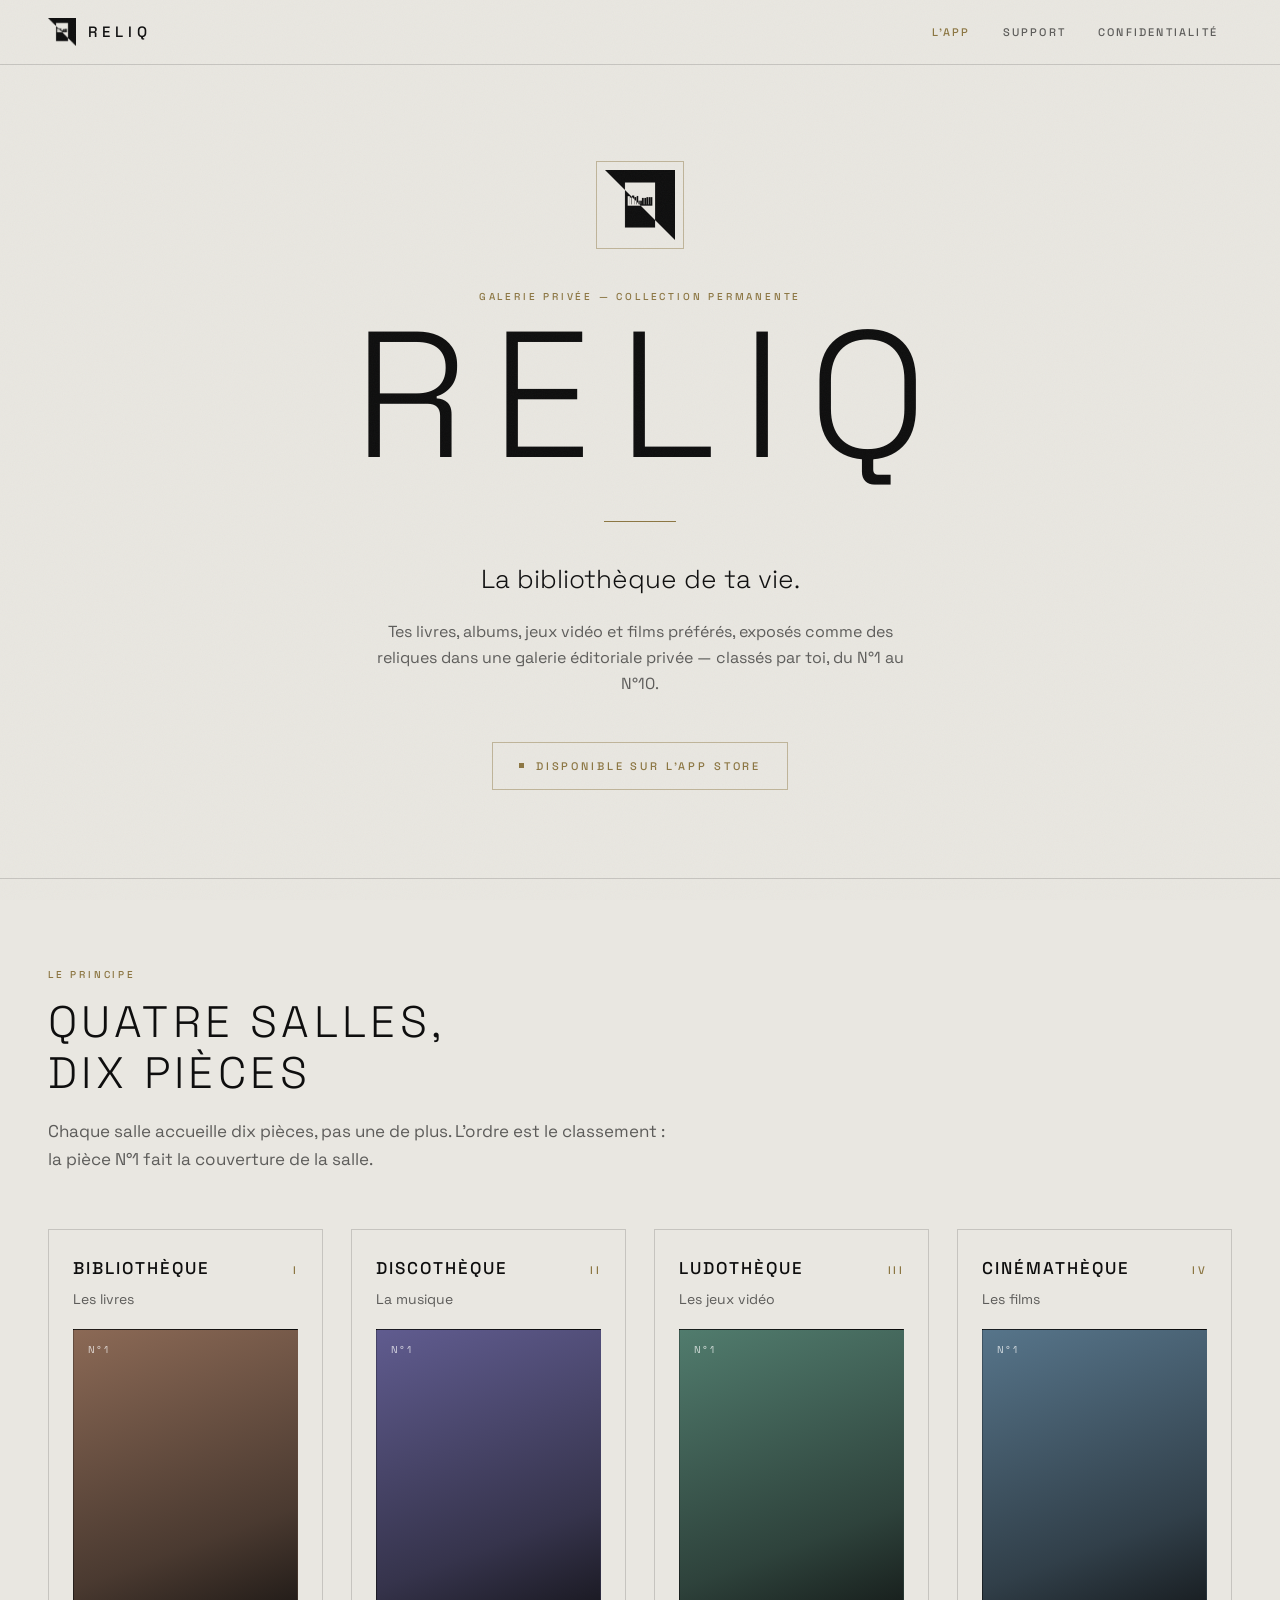
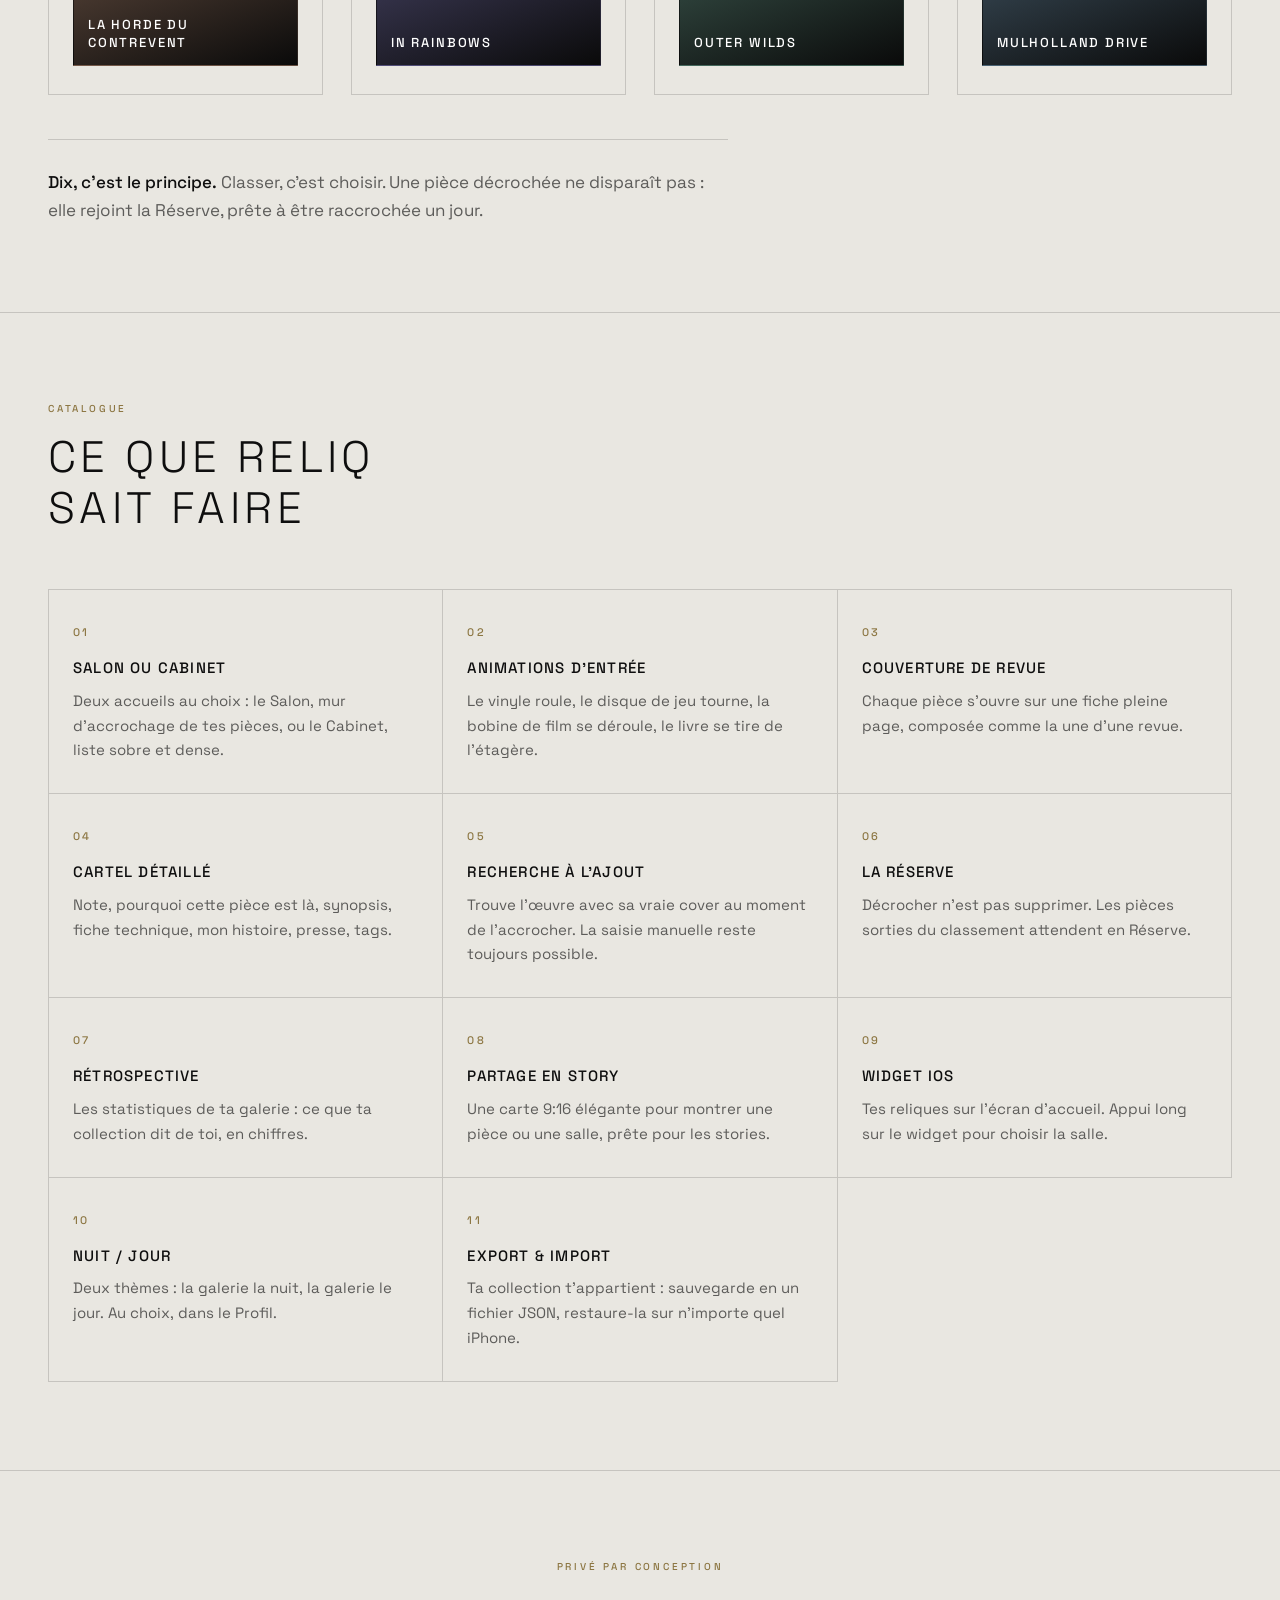
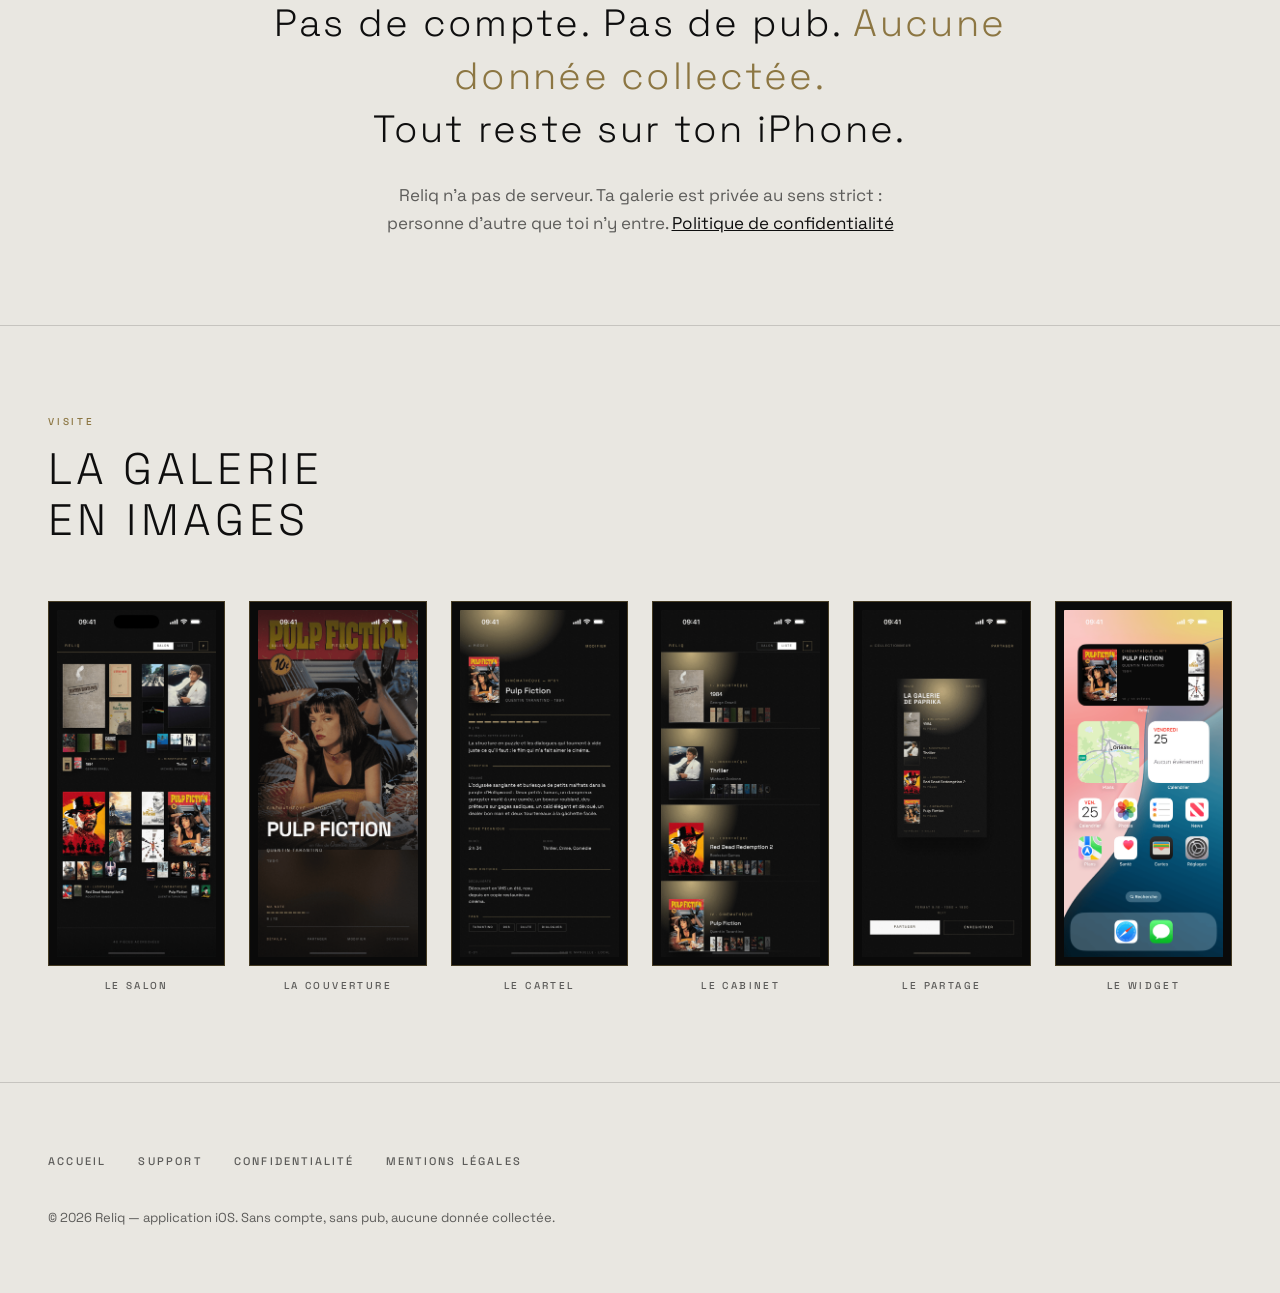
<file: index.html>
<!DOCTYPE html>
<html lang="fr">
<head>
  <meta charset="utf-8" />
  <meta name="viewport" content="width=device-width, initial-scale=1" />
  <title>Reliq — La bibliothèque de ta vie</title>
  <meta name="description" content="Reliq expose tes livres, albums, jeux vidéo et films préférés comme des reliques dans une galerie éditoriale privée, classés par toi du N°1 au N°10. App iOS, sans compte, aucune donnée collectée." />
  <link rel="canonical" href="https://reliq.studiopaprika.fr/" />
  <link rel="icon" type="image/png" sizes="64x64" href="favicon.png" />
  <link rel="apple-touch-icon" href="apple-touch-icon.png" />
  <meta name="theme-color" content="#0A0A0A" />

  <!-- Open Graph -->
  <meta property="og:type" content="website" />
  <meta property="og:title" content="Reliq — La bibliothèque de ta vie" />
  <meta property="og:description" content="Tes livres, albums, jeux et films préférés exposés comme des reliques dans une galerie privée, classés du N°1 au N°10. Sans compte, aucune donnée collectée." />
  <meta property="og:url" content="https://reliq.studiopaprika.fr/" />
  <meta property="og:image" content="https://reliq.studiopaprika.fr/img/icon.png" />
  <meta property="og:locale" content="fr_FR" />

  <link rel="preconnect" href="https://fonts.googleapis.com" />
  <link rel="preconnect" href="https://fonts.gstatic.com" crossorigin />
  <link href="https://fonts.googleapis.com/css2?family=Space+Grotesk:wght@300;400;500;700&display=swap" rel="stylesheet" />
  <link rel="stylesheet" href="css/style.css?v=2" />

  <script type="application/ld+json">
  {
    "@context": "https://schema.org",
    "@type": "SoftwareApplication",
    "name": "Reliq",
    "operatingSystem": "iOS",
    "applicationCategory": "LifestyleApplication",
    "description": "La bibliothèque de ta vie : tes livres, albums, jeux vidéo et films préférés exposés comme des reliques dans une galerie éditoriale privée, classés du N°1 au N°10.",
    "inLanguage": "fr"
  }
  </script>
</head>
<body>

  <header class="entete">
    <div class="conteneur">
      <a class="marque" href="./">
        <img src="img/icon.png" alt="" width="28" height="28" />
        Reliq
      </a>
      <nav>
        <a href="./" aria-current="page">L'app</a>
        <a href="support.html">Support</a>
        <a href="confidentialite.html">Confidentialité</a>
      </nav>
    </div>
  </header>

  <main>

    <!-- Hero -->
    <section class="hero">
      <div class="conteneur">
        <img class="icone" src="img/icon.png" alt="Icône de l'app Reliq" width="88" height="88" />
        <span class="cartel-libelle">Galerie privée — Collection permanente</span>
        <h1>Reliq</h1>
        <div class="filet-hero" aria-hidden="true"></div>
        <p class="accroche">La bibliothèque de ta vie.</p>
        <p class="sous-accroche">
          Tes livres, albums, jeux vidéo et films préférés, exposés comme des reliques
          dans une galerie éditoriale privée — classés par toi, du N°1 au N°10.
        </p>
        <a class="badge-bientot" href="https://apps.apple.com/us/app/reliq/id6789882523" target="_blank" rel="noopener">Disponible sur l'App Store</a>
      </div>
    </section>

    <!-- Quatre salles, dix pièces -->
    <section class="section" id="salles">
      <div class="conteneur">
        <header class="tete-section">
          <span class="cartel-libelle">Le principe</span>
          <h2>Quatre salles,<br />dix pièces</h2>
          <p class="intro">
            Chaque salle accueille dix pièces, pas une de plus.
            L'ordre est le classement&nbsp;: la pièce N°1 fait la couverture de la salle.
          </p>
        </header>

        <div class="salles">
          <article class="salle">
            <div class="tete-salle">
              <h3>Bibliothèque</h3>
              <span class="numero">I</span>
            </div>
            <p class="medium">Les livres</p>
            <div class="cover cover-terre" role="img" aria-label="Cover générative de la Bibliothèque">
              <span class="n1">N°1</span>
              <span class="titre-cover">La Horde du Contrevent</span>
            </div>
          </article>

          <article class="salle">
            <div class="tete-salle">
              <h3>Discothèque</h3>
              <span class="numero">II</span>
            </div>
            <p class="medium">La musique</p>
            <div class="cover cover-encre" role="img" aria-label="Cover générative de la Discothèque">
              <span class="n1">N°1</span>
              <span class="titre-cover">In Rainbows</span>
            </div>
          </article>

          <article class="salle">
            <div class="tete-salle">
              <h3>Ludothèque</h3>
              <span class="numero">III</span>
            </div>
            <p class="medium">Les jeux vidéo</p>
            <div class="cover cover-verdigris" role="img" aria-label="Cover générative de la Ludothèque">
              <span class="n1">N°1</span>
              <span class="titre-cover">Outer Wilds</span>
            </div>
          </article>

          <article class="salle">
            <div class="tete-salle">
              <h3>Cinémathèque</h3>
              <span class="numero">IV</span>
            </div>
            <p class="medium">Les films</p>
            <div class="cover cover-acier" role="img" aria-label="Cover générative de la Cinémathèque">
              <span class="n1">N°1</span>
              <span class="titre-cover">Mulholland Drive</span>
            </div>
          </article>
        </div>

        <p class="note-salles">
          <strong>Dix, c'est le principe.</strong> Classer, c'est choisir. Une pièce décrochée
          ne disparaît pas : elle rejoint la Réserve, prête à être raccrochée un jour.
        </p>
      </div>
    </section>

    <!-- Fonctionnalités -->
    <section class="section" id="fonctionnalites">
      <div class="conteneur">
        <header class="tete-section">
          <span class="cartel-libelle">Catalogue</span>
          <h2>Ce que Reliq<br />sait faire</h2>
        </header>

        <div class="catalogue">
          <article class="piece-catalogue">
            <span class="numero">01</span>
            <h3>Salon ou Cabinet</h3>
            <p>Deux accueils au choix : le Salon, mur d'accrochage de tes pièces, ou le Cabinet, liste sobre et dense.</p>
          </article>
          <article class="piece-catalogue">
            <span class="numero">02</span>
            <h3>Animations d'entrée</h3>
            <p>Le vinyle roule, le disque de jeu tourne, la bobine de film se déroule, le livre se tire de l'étagère.</p>
          </article>
          <article class="piece-catalogue">
            <span class="numero">03</span>
            <h3>Couverture de revue</h3>
            <p>Chaque pièce s'ouvre sur une fiche pleine page, composée comme la une d'une revue.</p>
          </article>
          <article class="piece-catalogue">
            <span class="numero">04</span>
            <h3>Cartel détaillé</h3>
            <p>Note, pourquoi cette pièce est là, synopsis, fiche technique, mon histoire, presse, tags.</p>
          </article>
          <article class="piece-catalogue">
            <span class="numero">05</span>
            <h3>Recherche à l'ajout</h3>
            <p>Trouve l'œuvre avec sa vraie cover au moment de l'accrocher. La saisie manuelle reste toujours possible.</p>
          </article>
          <article class="piece-catalogue">
            <span class="numero">06</span>
            <h3>La Réserve</h3>
            <p>Décrocher n'est pas supprimer. Les pièces sorties du classement attendent en Réserve.</p>
          </article>
          <article class="piece-catalogue">
            <span class="numero">07</span>
            <h3>Rétrospective</h3>
            <p>Les statistiques de ta galerie : ce que ta collection dit de toi, en chiffres.</p>
          </article>
          <article class="piece-catalogue">
            <span class="numero">08</span>
            <h3>Partage en story</h3>
            <p>Une carte 9:16 élégante pour montrer une pièce ou une salle, prête pour les stories.</p>
          </article>
          <article class="piece-catalogue">
            <span class="numero">09</span>
            <h3>Widget iOS</h3>
            <p>Tes reliques sur l'écran d'accueil. Appui long sur le widget pour choisir la salle.</p>
          </article>
          <article class="piece-catalogue">
            <span class="numero">10</span>
            <h3>Nuit / Jour</h3>
            <p>Deux thèmes : la galerie la nuit, la galerie le jour. Au choix, dans le Profil.</p>
          </article>
          <article class="piece-catalogue">
            <span class="numero">11</span>
            <h3>Export &amp; import</h3>
            <p>Ta collection t'appartient : sauvegarde en un fichier JSON, restaure-la sur n'importe quel iPhone.</p>
          </article>
        </div>
      </div>
    </section>

    <!-- Privé par conception -->
    <section class="section prive" id="prive">
      <div class="conteneur">
        <span class="cartel-libelle">Privé par conception</span>
        <p class="declaration">
          Pas de compte. Pas de pub. <em>Aucune donnée collectée.</em><br />
          Tout reste sur ton iPhone.
        </p>
        <p class="detail-prive">
          Reliq n'a pas de serveur. Ta galerie est privée au sens strict :
          personne d'autre que toi n'y entre.
          <a href="confidentialite.html">Politique de confidentialité</a>
        </p>
      </div>
    </section>

    <!-- Captures -->
    <section class="section" id="captures">
      <div class="conteneur">
        <header class="tete-section">
          <span class="cartel-libelle">Visite</span>
          <h2>La galerie<br />en images</h2>
        </header>

        <div class="galerie-captures">
          <figure class="cadre">
            <div class="ecran">
              <object data="img/reliq_salon.png" type="image/png" aria-label="Capture d'écran : le Salon">
                <div class="cover cover-terre"><span class="a-venir">Le Salon</span></div>
              </object>
            </div>
            <figcaption>Le Salon</figcaption>
          </figure>
          <figure class="cadre">
            <div class="ecran">
              <object data="img/reliq_fiche.png" type="image/png" aria-label="Capture d'écran : la fiche couverture de revue">
                <div class="cover cover-encre"><span class="a-venir">La couverture</span></div>
              </object>
            </div>
            <figcaption>La couverture</figcaption>
          </figure>
          <figure class="cadre">
            <div class="ecran">
              <object data="img/reliq_detail.png" type="image/png" aria-label="Capture d'écran : le cartel détaillé">
                <div class="cover cover-verdigris"><span class="a-venir">Le cartel</span></div>
              </object>
            </div>
            <figcaption>Le cartel</figcaption>
          </figure>
          <figure class="cadre">
            <div class="ecran">
              <object data="img/reliq_liste.png" type="image/png" aria-label="Capture d'écran : le Cabinet en liste">
                <div class="cover cover-acier"><span class="a-venir">Le Cabinet</span></div>
              </object>
            </div>
            <figcaption>Le Cabinet</figcaption>
          </figure>
          <figure class="cadre">
            <div class="ecran">
              <object data="img/reliq_partage.png" type="image/png" aria-label="Capture d'écran : le partage en story">
                <div class="cover cover-terre"><span class="a-venir">Le partage</span></div>
              </object>
            </div>
            <figcaption>Le partage</figcaption>
          </figure>
          <figure class="cadre">
            <div class="ecran">
              <object data="img/reliq_widget.png" type="image/png" aria-label="Capture d'écran : le widget iOS">
                <div class="cover cover-encre"><span class="a-venir">Le widget</span></div>
              </object>
            </div>
            <figcaption>Le widget</figcaption>
          </figure>
        </div>
      </div>
    </section>

  </main>

  <footer class="pied">
    <div class="conteneur">
      <nav>
        <a href="./">Accueil</a>
        <a href="support.html">Support</a>
        <a href="confidentialite.html">Confidentialité</a>
        <a href="mentions-legales.html">Mentions légales</a>
      </nav>
      <p class="signature">© 2026 Reliq — application iOS. Sans compte, sans pub, aucune donnée collectée.</p>
    </div>
  </footer>

</body>
</html>
</file>
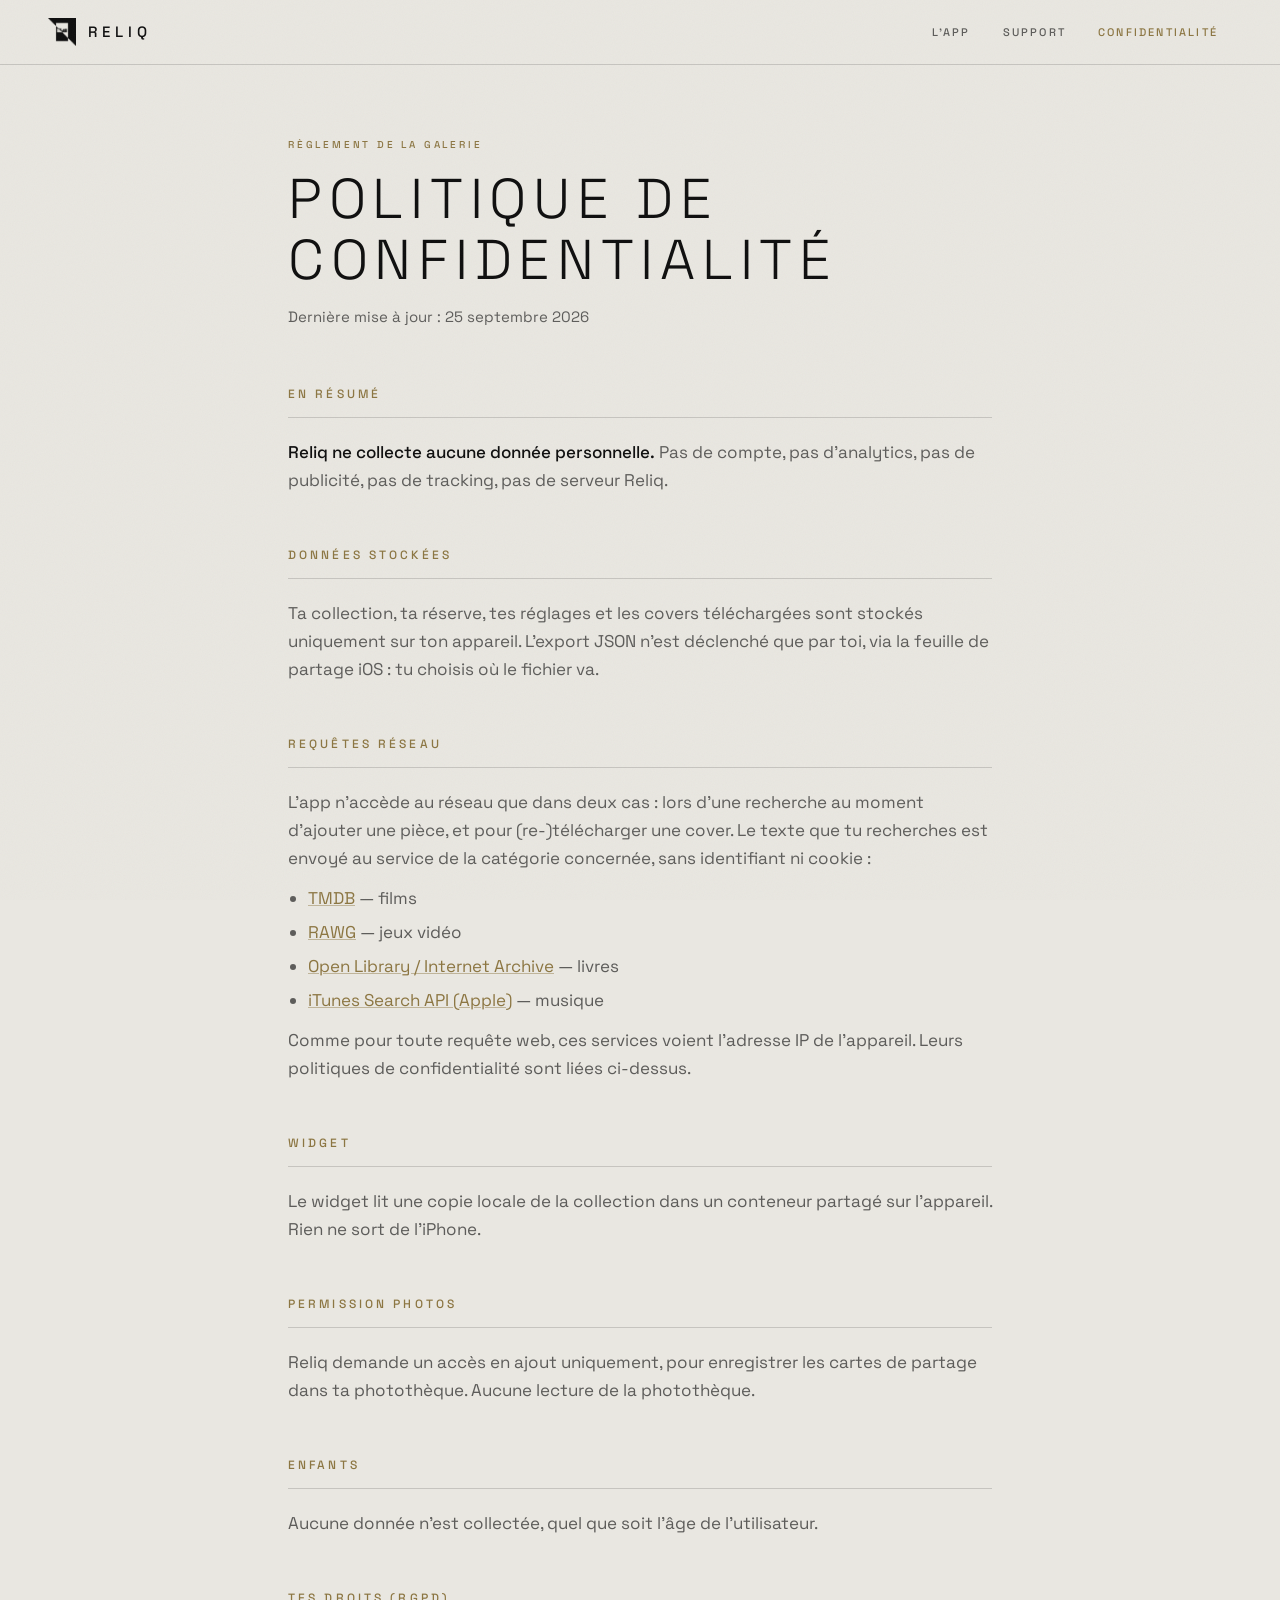
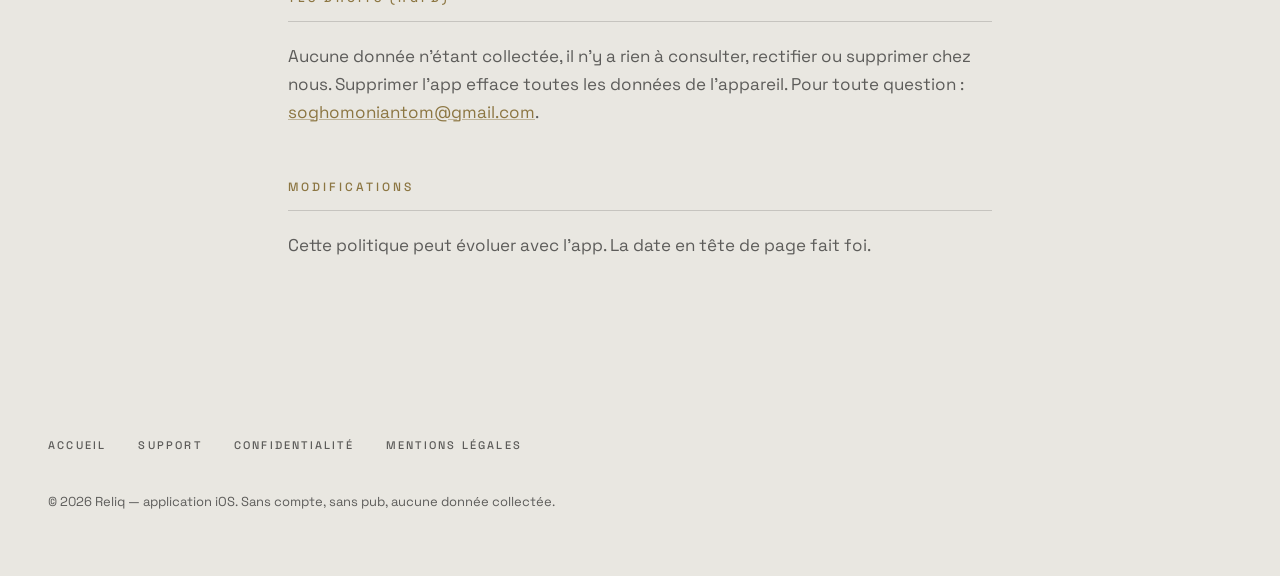
<file: confidentialite.html>
<!DOCTYPE html>
<html lang="fr">
<head>
  <meta charset="utf-8" />
  <meta name="viewport" content="width=device-width, initial-scale=1" />
  <title>Reliq — Politique de confidentialité</title>
  <meta name="description" content="Politique de confidentialité de l'app Reliq : aucune donnée personnelle collectée, pas de compte, pas d'analytics, tout reste sur l'appareil." />
  <link rel="canonical" href="https://reliq.studiopaprika.fr/confidentialite.html" />
  <link rel="icon" type="image/png" sizes="64x64" href="favicon.png" />
  <link rel="apple-touch-icon" href="apple-touch-icon.png" />
  <meta name="theme-color" content="#0A0A0A" />

  <!-- Open Graph -->
  <meta property="og:type" content="website" />
  <meta property="og:title" content="Reliq — Politique de confidentialité" />
  <meta property="og:description" content="Reliq ne collecte aucune donnée personnelle. Pas de compte, pas d'analytics, pas de publicité, pas de tracking." />
  <meta property="og:url" content="https://reliq.studiopaprika.fr/confidentialite.html" />
  <meta property="og:image" content="https://reliq.studiopaprika.fr/img/icon.png" />
  <meta property="og:locale" content="fr_FR" />

  <link rel="preconnect" href="https://fonts.googleapis.com" />
  <link rel="preconnect" href="https://fonts.gstatic.com" crossorigin />
  <link href="https://fonts.googleapis.com/css2?family=Space+Grotesk:wght@300;400;500;700&display=swap" rel="stylesheet" />
  <link rel="stylesheet" href="css/style.css?v=2" />
</head>
<body>

  <header class="entete">
    <div class="conteneur">
      <a class="marque" href="./">
        <img src="img/icon.png" alt="" width="28" height="28" />
        Reliq
      </a>
      <nav>
        <a href="./">L'app</a>
        <a href="support.html">Support</a>
        <a href="confidentialite.html" aria-current="page">Confidentialité</a>
      </nav>
    </div>
  </header>

  <main class="page-texte">
    <header class="tete-page">
      <span class="cartel-libelle">Règlement de la galerie</span>
      <h1>Politique de confidentialité</h1>
      <p class="date">Dernière mise à jour : 25 septembre 2026</p>
    </header>

    <section>
      <h2>En résumé</h2>
      <p>
        <strong>Reliq ne collecte aucune donnée personnelle.</strong>
        Pas de compte, pas d'analytics, pas de publicité, pas de tracking, pas de serveur Reliq.
      </p>
    </section>

    <section>
      <h2>Données stockées</h2>
      <p>
        Ta collection, ta réserve, tes réglages et les covers téléchargées sont stockés
        uniquement sur ton appareil. L'export JSON n'est déclenché que par toi, via la
        feuille de partage iOS : tu choisis où le fichier va.
      </p>
    </section>

    <section>
      <h2>Requêtes réseau</h2>
      <p>
        L'app n'accède au réseau que dans deux cas : lors d'une recherche au moment
        d'ajouter une pièce, et pour (re-)télécharger une cover. Le texte que tu recherches
        est envoyé au service de la catégorie concernée, sans identifiant ni cookie :
      </p>
      <ul>
        <li><a href="https://www.themoviedb.org/privacy-policy" rel="noopener">TMDB</a> — films</li>
        <li><a href="https://rawg.io/privacy_policy" rel="noopener">RAWG</a> — jeux vidéo</li>
        <li><a href="https://archive.org/about/terms.php" rel="noopener">Open Library / Internet Archive</a> — livres</li>
        <li><a href="https://www.apple.com/legal/privacy/" rel="noopener">iTunes Search API (Apple)</a> — musique</li>
      </ul>
      <p>
        Comme pour toute requête web, ces services voient l'adresse IP de l'appareil.
        Leurs politiques de confidentialité sont liées ci-dessus.
      </p>
    </section>

    <section>
      <h2>Widget</h2>
      <p>
        Le widget lit une copie locale de la collection dans un conteneur partagé sur
        l'appareil. Rien ne sort de l'iPhone.
      </p>
    </section>

    <section>
      <h2>Permission Photos</h2>
      <p>
        Reliq demande un accès en ajout uniquement, pour enregistrer les cartes de partage
        dans ta photothèque. Aucune lecture de la photothèque.
      </p>
    </section>

    <section>
      <h2>Enfants</h2>
      <p>Aucune donnée n'est collectée, quel que soit l'âge de l'utilisateur.</p>
    </section>

    <section>
      <h2>Tes droits (RGPD)</h2>
      <p>
        Aucune donnée n'étant collectée, il n'y a rien à consulter, rectifier ou supprimer
        chez nous. Supprimer l'app efface toutes les données de l'appareil.
        Pour toute question :
        <a href="mailto:soghomoniantom@gmail.com">soghomoniantom@gmail.com</a>.
      </p>
    </section>

    <section>
      <h2>Modifications</h2>
      <p>
        Cette politique peut évoluer avec l'app. La date en tête de page fait foi.
      </p>
    </section>
  </main>

  <footer class="pied">
    <div class="conteneur">
      <nav>
        <a href="./">Accueil</a>
        <a href="support.html">Support</a>
        <a href="confidentialite.html">Confidentialité</a>
        <a href="mentions-legales.html">Mentions légales</a>
      </nav>
      <p class="signature">© 2026 Reliq — application iOS. Sans compte, sans pub, aucune donnée collectée.</p>
    </div>
  </footer>

</body>
</html>
</file>
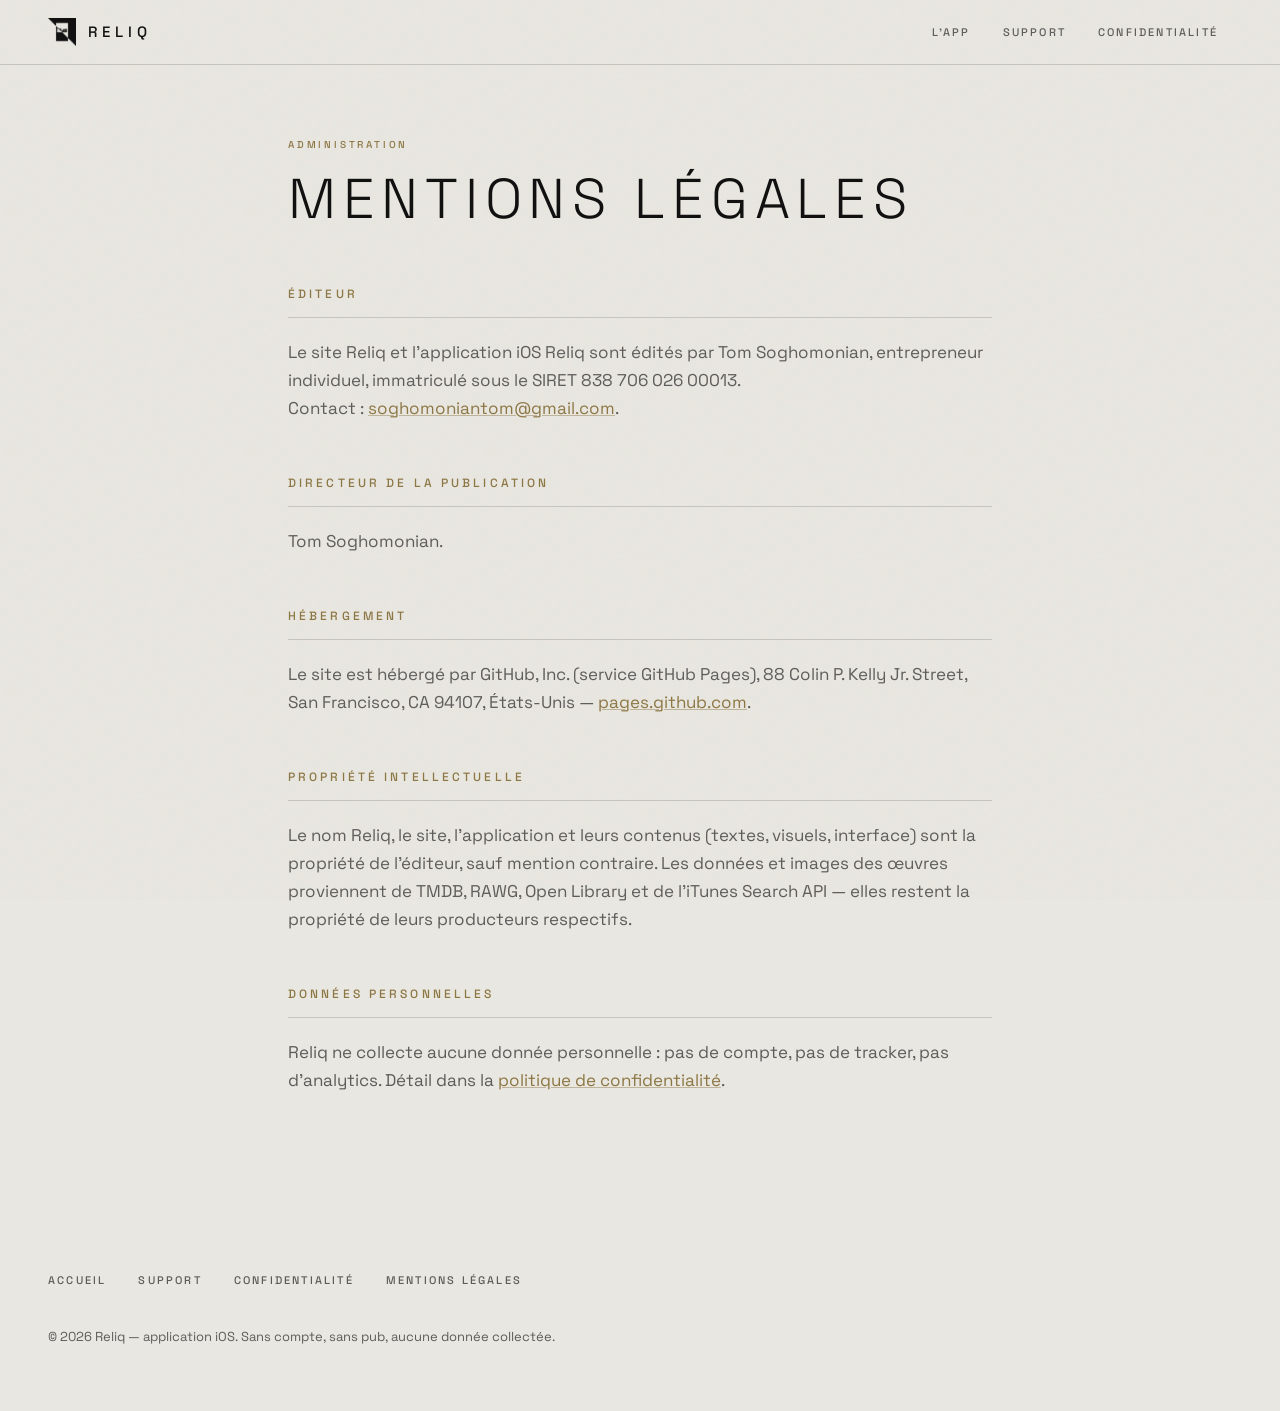
<file: mentions-legales.html>
<!DOCTYPE html>
<html lang="fr">
<head>
  <meta charset="utf-8" />
  <meta name="viewport" content="width=device-width, initial-scale=1" />
  <meta name="robots" content="noindex" />
  <title>Reliq — Mentions légales</title>
  <meta name="description" content="Mentions légales du site Reliq." />
  <link rel="icon" type="image/png" sizes="64x64" href="favicon.png" />
  <link rel="apple-touch-icon" href="apple-touch-icon.png" />
  <meta name="theme-color" content="#0A0A0A" />

  <link rel="preconnect" href="https://fonts.googleapis.com" />
  <link rel="preconnect" href="https://fonts.gstatic.com" crossorigin />
  <link href="https://fonts.googleapis.com/css2?family=Space+Grotesk:wght@300;400;500;700&display=swap" rel="stylesheet" />
  <link rel="stylesheet" href="css/style.css?v=2" />
</head>
<body>

  <header class="entete">
    <div class="conteneur">
      <a class="marque" href="./">
        <img src="img/icon.png" alt="" width="28" height="28" />
        Reliq
      </a>
      <nav>
        <a href="./">L'app</a>
        <a href="support.html">Support</a>
        <a href="confidentialite.html">Confidentialité</a>
      </nav>
    </div>
  </header>

  <main class="page-texte">
    <header class="tete-page">
      <span class="cartel-libelle">Administration</span>
      <h1>Mentions légales</h1>
    </header>

    <section>
      <h2>Éditeur</h2>
      <p>
        Le site Reliq et l'application iOS Reliq sont édités par Tom Soghomonian,
        entrepreneur individuel, immatriculé sous le SIRET 838&nbsp;706&nbsp;026&nbsp;00013.<br />
        Contact : <a href="mailto:soghomoniantom@gmail.com">soghomoniantom@gmail.com</a>.
      </p>
    </section>

    <section>
      <h2>Directeur de la publication</h2>
      <p>Tom Soghomonian.</p>
    </section>

    <section>
      <h2>Hébergement</h2>
      <p>
        Le site est hébergé par GitHub, Inc. (service GitHub Pages),
        88 Colin P. Kelly Jr. Street, San Francisco, CA 94107, États-Unis —
        <a href="https://pages.github.com" rel="noopener">pages.github.com</a>.
      </p>
    </section>

    <section>
      <h2>Propriété intellectuelle</h2>
      <p>
        Le nom Reliq, le site, l'application et leurs contenus (textes, visuels, interface)
        sont la propriété de l'éditeur, sauf mention contraire. Les données et images des
        œuvres proviennent de TMDB, RAWG, Open Library et de l'iTunes Search API — elles
        restent la propriété de leurs producteurs respectifs.
      </p>
    </section>

    <section>
      <h2>Données personnelles</h2>
      <p>
        Reliq ne collecte aucune donnée personnelle : pas de compte, pas de tracker,
        pas d'analytics. Détail dans la
        <a href="confidentialite.html">politique de confidentialité</a>.
      </p>
    </section>
  </main>

  <footer class="pied">
    <div class="conteneur">
      <nav>
        <a href="./">Accueil</a>
        <a href="support.html">Support</a>
        <a href="confidentialite.html">Confidentialité</a>
        <a href="mentions-legales.html">Mentions légales</a>
      </nav>
      <p class="signature">© 2026 Reliq — application iOS. Sans compte, sans pub, aucune donnée collectée.</p>
    </div>
  </footer>

</body>
</html>
</file>
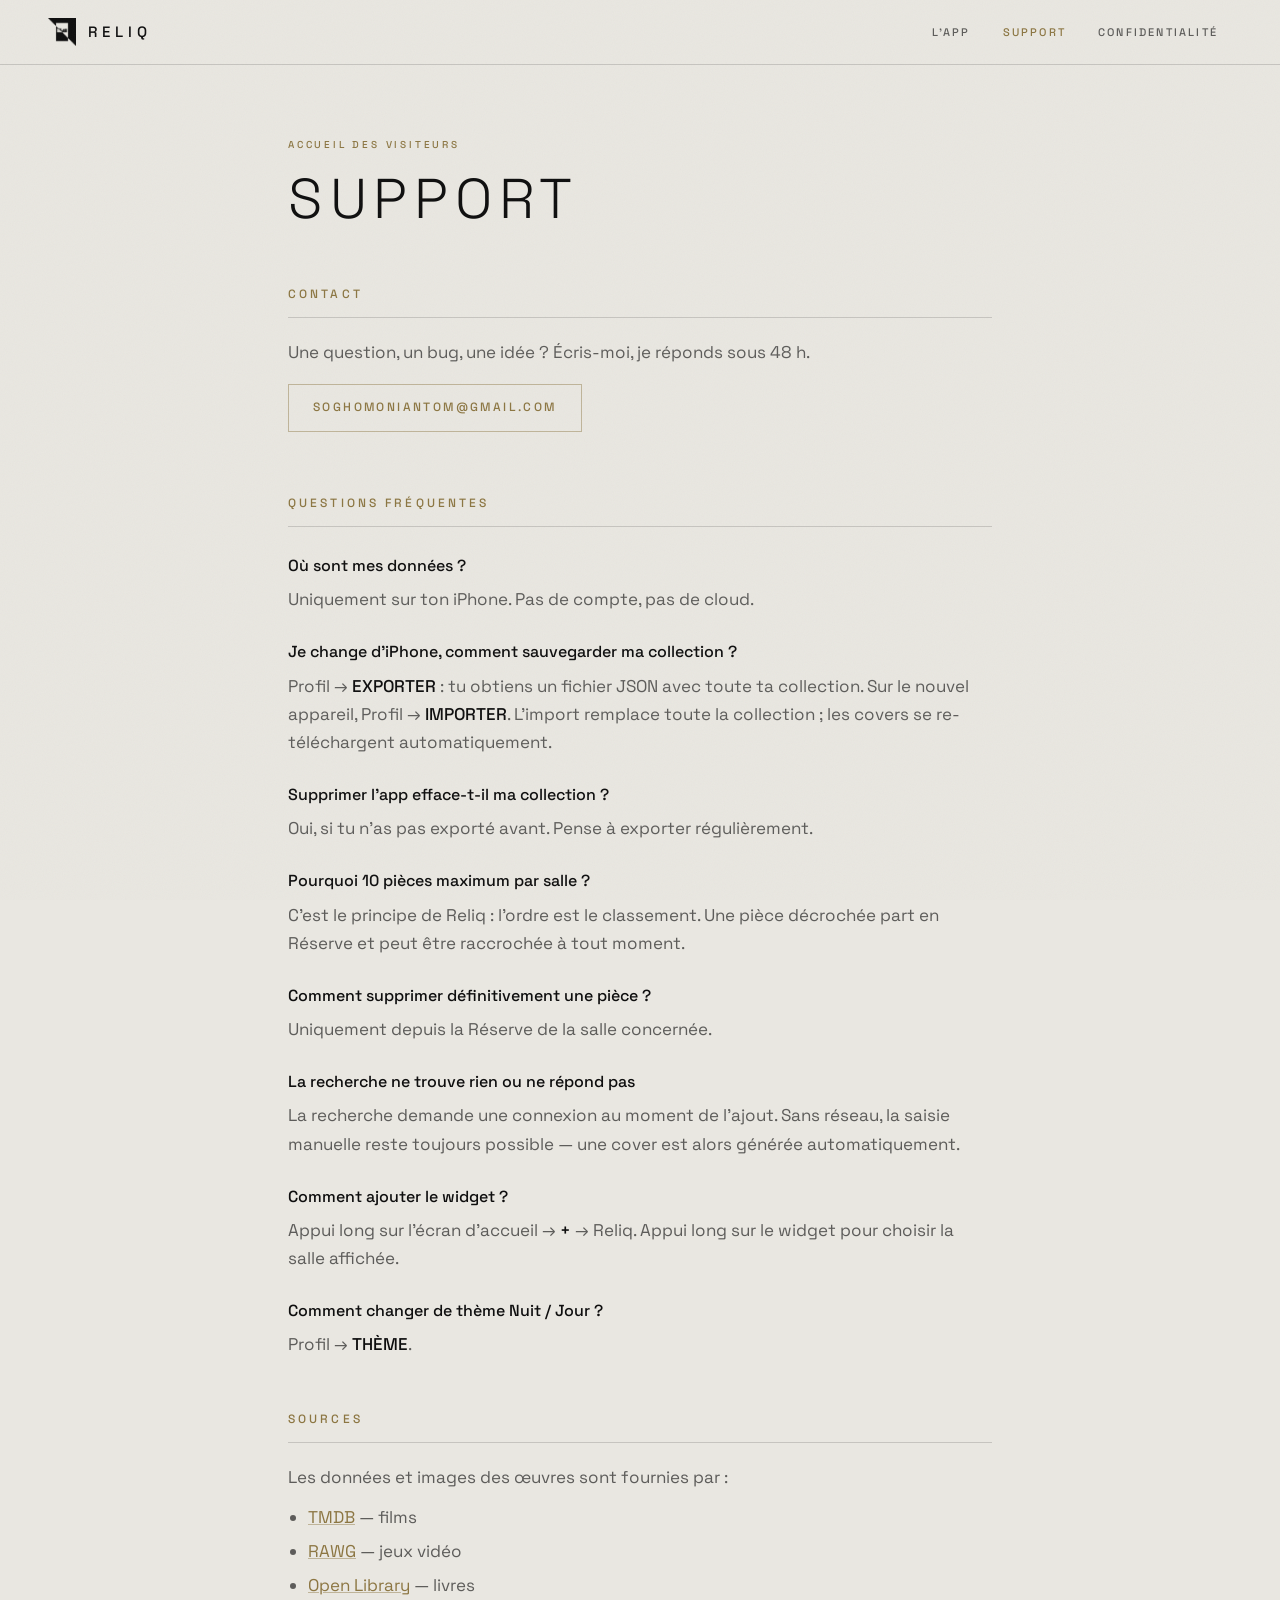
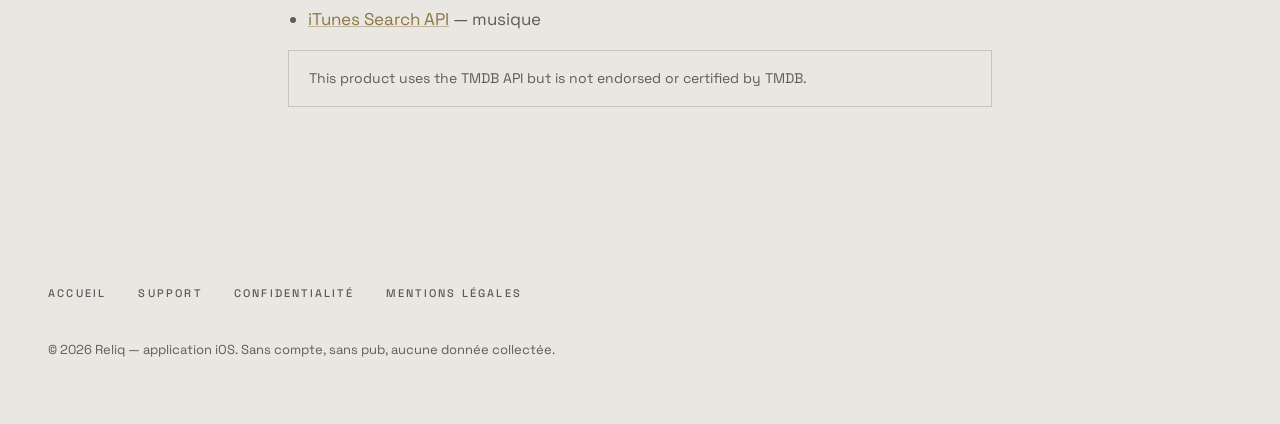
<file: support.html>
<!DOCTYPE html>
<html lang="fr">
<head>
  <meta charset="utf-8" />
  <meta name="viewport" content="width=device-width, initial-scale=1" />
  <title>Reliq — Support</title>
  <meta name="description" content="Support de l'app Reliq : questions fréquentes, sauvegarde et export, widget, thèmes, sources des données, contact." />
  <link rel="canonical" href="https://reliq.studiopaprika.fr/support.html" />
  <link rel="icon" type="image/png" sizes="64x64" href="favicon.png" />
  <link rel="apple-touch-icon" href="apple-touch-icon.png" />
  <meta name="theme-color" content="#0A0A0A" />

  <!-- Open Graph -->
  <meta property="og:type" content="website" />
  <meta property="og:title" content="Reliq — Support" />
  <meta property="og:description" content="Questions fréquentes et contact pour l'app Reliq." />
  <meta property="og:url" content="https://reliq.studiopaprika.fr/support.html" />
  <meta property="og:image" content="https://reliq.studiopaprika.fr/img/icon.png" />
  <meta property="og:locale" content="fr_FR" />

  <link rel="preconnect" href="https://fonts.googleapis.com" />
  <link rel="preconnect" href="https://fonts.gstatic.com" crossorigin />
  <link href="https://fonts.googleapis.com/css2?family=Space+Grotesk:wght@300;400;500;700&display=swap" rel="stylesheet" />
  <link rel="stylesheet" href="css/style.css?v=2" />
</head>
<body>

  <header class="entete">
    <div class="conteneur">
      <a class="marque" href="./">
        <img src="img/icon.png" alt="" width="28" height="28" />
        Reliq
      </a>
      <nav>
        <a href="./">L'app</a>
        <a href="support.html" aria-current="page">Support</a>
        <a href="confidentialite.html">Confidentialité</a>
      </nav>
    </div>
  </header>

  <main class="page-texte">
    <header class="tete-page">
      <span class="cartel-libelle">Accueil des visiteurs</span>
      <h1>Support</h1>
    </header>

    <section>
      <h2>Contact</h2>
      <p>Une question, un bug, une idée ? Écris-moi, je réponds sous 48 h.</p>
      <a class="bouton-mail" href="mailto:soghomoniantom@gmail.com?subject=Support%20Reliq">soghomoniantom@gmail.com</a>
    </section>

    <section>
      <h2>Questions fréquentes</h2>

      <h3>Où sont mes données ?</h3>
      <p>Uniquement sur ton iPhone. Pas de compte, pas de cloud.</p>

      <h3>Je change d'iPhone, comment sauvegarder ma collection ?</h3>
      <p>
        Profil → <strong>EXPORTER</strong> : tu obtiens un fichier JSON avec toute ta collection.
        Sur le nouvel appareil, Profil → <strong>IMPORTER</strong>. L'import remplace toute la
        collection ; les covers se re-téléchargent automatiquement.
      </p>

      <h3>Supprimer l'app efface-t-il ma collection ?</h3>
      <p>Oui, si tu n'as pas exporté avant. Pense à exporter régulièrement.</p>

      <h3>Pourquoi 10 pièces maximum par salle ?</h3>
      <p>
        C'est le principe de Reliq : l'ordre est le classement. Une pièce décrochée part en
        Réserve et peut être raccrochée à tout moment.
      </p>

      <h3>Comment supprimer définitivement une pièce ?</h3>
      <p>Uniquement depuis la Réserve de la salle concernée.</p>

      <h3>La recherche ne trouve rien ou ne répond pas</h3>
      <p>
        La recherche demande une connexion au moment de l'ajout. Sans réseau, la saisie
        manuelle reste toujours possible — une cover est alors générée automatiquement.
      </p>

      <h3>Comment ajouter le widget ?</h3>
      <p>
        Appui long sur l'écran d'accueil → <strong>+</strong> → Reliq.
        Appui long sur le widget pour choisir la salle affichée.
      </p>

      <h3>Comment changer de thème Nuit / Jour ?</h3>
      <p>Profil → <strong>THÈME</strong>.</p>
    </section>

    <section>
      <h2>Sources</h2>
      <p>Les données et images des œuvres sont fournies par :</p>
      <ul>
        <li><a href="https://www.themoviedb.org" rel="noopener">TMDB</a> — films</li>
        <li><a href="https://rawg.io" rel="noopener">RAWG</a> — jeux vidéo</li>
        <li><a href="https://openlibrary.org" rel="noopener">Open Library</a> — livres</li>
        <li><a href="https://developer.apple.com/documentation/applicationservices/itunes-search-api" rel="noopener">iTunes Search API</a> — musique</li>
      </ul>
      <p class="mention-tmdb" lang="en">
        This product uses the TMDB API but is not endorsed or certified by TMDB.
      </p>
    </section>
  </main>

  <footer class="pied">
    <div class="conteneur">
      <nav>
        <a href="./">Accueil</a>
        <a href="support.html">Support</a>
        <a href="confidentialite.html">Confidentialité</a>
        <a href="mentions-legales.html">Mentions légales</a>
      </nav>
      <p class="signature">© 2026 Reliq — application iOS. Sans compte, sans pub, aucune donnée collectée.</p>
    </div>
  </footer>

</body>
</html>
</file>
<file: css/style.css>
/* ================================================================
   RELIQ — reliq.studiopaprika.fr
   Musée éditorial, galerie privée la nuit.
   Thème Nuit par défaut, thème Jour via prefers-color-scheme.
   ================================================================ */

:root {
  --fond: #0A0A0A;
  --texte: #FFFFFF;
  --texte-2: rgba(255, 255, 255, 0.64);
  --or: #C9B37E;
  --filet: rgba(255, 255, 255, 0.14);
  --filet-or: rgba(201, 179, 126, 0.38);
  --grain-opacite: 0.05;

  --serif: 'Space Grotesk', system-ui, sans-serif;
}

@media (prefers-color-scheme: light) {
  :root {
    --fond: #E9E7E1;
    --texte: #0E0E0E;
    --texte-2: rgba(14, 14, 14, 0.64);
    --or: #8C7642;
    --filet: rgba(14, 14, 14, 0.16);
    --filet-or: rgba(140, 118, 66, 0.45);
    --grain-opacite: 0.04;
  }
}

* { box-sizing: border-box; margin: 0; padding: 0; }

html { scroll-behavior: smooth; }
@media (prefers-reduced-motion: reduce) {
  html { scroll-behavior: auto; }
  * { transition: none !important; animation: none !important; }
}

body {
  background: var(--fond);
  color: var(--texte);
  font-family: var(--serif);
  font-weight: 400;
  font-size: 17px;
  line-height: 1.65;
  -webkit-font-smoothing: antialiased;
  overflow-x: hidden;
}

/* Grain photographique (décor pur, aucune interaction) */
body::after {
  content: "";
  position: fixed;
  inset: 0;
  z-index: 9999;
  pointer-events: none;
  opacity: var(--grain-opacite);
  background-image: url("data:image/svg+xml,%3Csvg xmlns='http://www.w3.org/2000/svg' width='240' height='240'%3E%3Cfilter id='g'%3E%3CfeTurbulence type='fractalNoise' baseFrequency='0.9' numOctaves='2' stitchTiles='stitch'/%3E%3C/filter%3E%3Crect width='100%25' height='100%25' filter='url(%23g)'/%3E%3C/svg%3E");
}

img { display: block; max-width: 100%; }
a { color: var(--texte); }

.conteneur {
  max-width: 1240px;
  margin: 0 auto;
  padding: 0 28px;
}

/* ---------------- Cartel (petits libellés de musée) ---------------- */

.cartel-libelle {
  display: block;
  font-size: 10px;
  font-weight: 500;
  letter-spacing: 0.28em;
  text-transform: uppercase;
  color: var(--or);
}

.numero {
  font-size: 11px;
  font-weight: 500;
  letter-spacing: 0.22em;
  color: var(--or);
}

/* ---------------- En-tête ---------------- */

.entete {
  border-bottom: 1px solid var(--filet);
  position: relative;
  z-index: 10;
}

.entete .conteneur {
  display: flex;
  align-items: center;
  justify-content: space-between;
  min-height: 64px;
  gap: 16px;
}

.marque {
  display: inline-flex;
  align-items: center;
  gap: 12px;
  text-decoration: none;
  font-weight: 500;
  font-size: 15px;
  letter-spacing: 0.34em;
  text-transform: uppercase;
  min-height: 44px;
}

.marque img { width: 28px; height: 28px; }

.entete nav {
  display: flex;
  align-items: center;
  gap: 4px;
}

.entete nav a {
  display: inline-flex;
  align-items: center;
  min-height: 44px;
  padding: 0 14px;
  text-decoration: none;
  font-size: 11px;
  font-weight: 500;
  letter-spacing: 0.2em;
  text-transform: uppercase;
  color: var(--texte-2);
}

.entete nav a:hover,
.entete nav a[aria-current="page"] { color: var(--or); }

/* ---------------- Hero ---------------- */

.hero {
  padding: 96px 0 88px;
  text-align: center;
  border-bottom: 1px solid var(--filet);
}

.hero .icone {
  width: 88px;
  height: 88px;
  margin: 0 auto 40px;
  border: 1px solid var(--filet-or);
  padding: 8px;
}

.hero h1 {
  font-size: clamp(64px, 14vw, 180px);
  font-weight: 300;
  letter-spacing: 0.14em;
  text-indent: 0.14em; /* compense la dernière lettre pour un vrai centrage */
  line-height: 1;
  text-transform: uppercase;
}

.hero .filet-hero {
  width: 72px;
  height: 1px;
  background: var(--or);
  margin: 36px auto;
}

.hero .accroche {
  font-size: clamp(20px, 2.6vw, 26px);
  font-weight: 300;
  max-width: 620px;
  margin: 0 auto;
}

.hero .sous-accroche {
  color: var(--texte-2);
  max-width: 560px;
  margin: 18px auto 0;
  font-size: 16px;
}

.badge-bientot {
  display: inline-flex;
  align-items: center;
  gap: 12px;
  margin-top: 44px;
  padding: 14px 26px;
  min-height: 48px;
  border: 1px solid var(--filet-or);
  font-size: 11px;
  font-weight: 500;
  letter-spacing: 0.26em;
  text-transform: uppercase;
  color: var(--or);
  text-decoration: none;
  cursor: pointer;
  user-select: none;
}

.badge-bientot::before {
  content: "";
  width: 5px;
  height: 5px;
  background: var(--or);
}

/* ---------------- Sections ---------------- */

.section {
  padding: 88px 0;
  border-bottom: 1px solid var(--filet);
}

.tete-section {
  margin-bottom: 56px;
}

.tete-section h2 {
  font-size: clamp(28px, 4vw, 44px);
  font-weight: 300;
  letter-spacing: 0.1em;
  text-transform: uppercase;
  line-height: 1.15;
  margin-top: 14px;
}

.tete-section .intro {
  color: var(--texte-2);
  max-width: 620px;
  margin-top: 18px;
}

/* ---------------- Salles ---------------- */

.salles {
  display: grid;
  grid-template-columns: repeat(4, 1fr);
  gap: 28px;
}

.salle {
  border: 1px solid var(--filet);
  padding: 24px 24px 28px;
  display: flex;
  flex-direction: column;
  gap: 18px;
}

.salle .tete-salle {
  display: flex;
  align-items: baseline;
  justify-content: space-between;
  gap: 8px;
}

.salle h3 {
  font-size: 17px;
  font-weight: 500;
  letter-spacing: 0.12em;
  text-transform: uppercase;
}

.salle .medium {
  color: var(--texte-2);
  font-size: 14px;
  margin-top: -12px;
}

/* Cover générative 2:3 — saturation faible, une teinte par salle */
.cover {
  aspect-ratio: 2 / 3;
  width: 100%;
  position: relative;
  display: flex;
  align-items: flex-end;
  padding: 14px;
  border: 1px solid var(--filet);
}

.cover .titre-cover {
  color: #FFFFFF;
  font-size: 13px;
  font-weight: 500;
  letter-spacing: 0.14em;
  text-transform: uppercase;
  line-height: 1.35;
}

.cover .a-venir {
  font-size: 10px;
  font-weight: 500;
  letter-spacing: 0.26em;
  text-transform: uppercase;
  color: rgba(255, 255, 255, 0.55);
}

.cover .n1 {
  position: absolute;
  top: 12px;
  left: 14px;
  font-size: 10px;
  letter-spacing: 0.24em;
  color: rgba(255, 255, 255, 0.72);
}

.cover-terre    { background: linear-gradient(160deg, hsl(22, 24%, 44%) 0%, hsl(22, 21%, 24%) 62%, #0A0A0A 100%); }
.cover-encre    { background: linear-gradient(160deg, hsl(245, 22%, 46%) 0%, hsl(245, 19%, 25%) 62%, #0A0A0A 100%); }
.cover-verdigris{ background: linear-gradient(160deg, hsl(160, 21%, 40%) 0%, hsl(160, 18%, 22%) 62%, #0A0A0A 100%); }
.cover-acier    { background: linear-gradient(160deg, hsl(205, 23%, 44%) 0%, hsl(205, 20%, 24%) 62%, #0A0A0A 100%); }

.note-salles {
  margin-top: 44px;
  padding-top: 28px;
  border-top: 1px solid var(--filet);
  color: var(--texte-2);
  max-width: 680px;
}

.note-salles strong { color: var(--texte); font-weight: 500; }

/* ---------------- Fonctionnalités ---------------- */

.catalogue {
  display: grid;
  grid-template-columns: repeat(3, 1fr);
  border-top: 1px solid var(--filet);
  border-left: 1px solid var(--filet);
}

.piece-catalogue {
  border-right: 1px solid var(--filet);
  border-bottom: 1px solid var(--filet);
  padding: 26px 24px 30px;
}

.piece-catalogue h3 {
  font-size: 15px;
  font-weight: 500;
  letter-spacing: 0.08em;
  text-transform: uppercase;
  margin: 12px 0 8px;
}

.piece-catalogue p {
  color: var(--texte-2);
  font-size: 15px;
}

/* ---------------- Privé par conception ---------------- */

.prive {
  text-align: center;
}

.prive .declaration {
  font-size: clamp(24px, 3.4vw, 38px);
  font-weight: 300;
  letter-spacing: 0.06em;
  max-width: 880px;
  margin: 22px auto 0;
  line-height: 1.4;
}

.prive .declaration em {
  font-style: normal;
  color: var(--or);
}

.prive .detail-prive {
  color: var(--texte-2);
  max-width: 560px;
  margin: 24px auto 0;
}

/* ---------------- Captures ---------------- */

.galerie-captures {
  display: grid;
  grid-template-columns: repeat(6, 1fr);
  gap: 24px;
}

.cadre {
  display: flex;
  flex-direction: column;
  gap: 12px;
}

.cadre .ecran {
  border: 1px solid var(--filet-or);
  padding: 8px;
  background: #0A0A0A;
}

.cadre object,
.cadre img {
  width: 100%;
  aspect-ratio: 1320 / 2868;
  display: block;
  object-fit: cover;
}

/* Placeholder générique tant que la capture n'existe pas */
.cadre .cover {
  aspect-ratio: 1320 / 2868;
  height: 100%;
}

.cadre figcaption {
  font-size: 10px;
  font-weight: 500;
  letter-spacing: 0.24em;
  text-transform: uppercase;
  color: var(--texte-2);
  text-align: center;
}

/* ---------------- Pages texte (support, confidentialité, mentions) ---------------- */

.page-texte {
  max-width: 760px;
  margin: 0 auto;
  padding: 72px 28px 96px;
}

.page-texte header.tete-page { margin-bottom: 56px; }

.page-texte h1 {
  font-size: clamp(32px, 6vw, 56px);
  font-weight: 300;
  letter-spacing: 0.12em;
  text-transform: uppercase;
  line-height: 1.1;
  margin-top: 14px;
}

.page-texte .date {
  color: var(--texte-2);
  margin-top: 14px;
  font-size: 15px;
}

.page-texte section { margin-top: 52px; }

.page-texte h2 {
  font-size: 12px;
  font-weight: 500;
  letter-spacing: 0.26em;
  text-transform: uppercase;
  color: var(--or);
  padding-bottom: 12px;
  border-bottom: 1px solid var(--filet);
  margin-bottom: 20px;
}

.page-texte h3 {
  font-size: 16px;
  font-weight: 500;
  margin: 26px 0 6px;
}

.page-texte p { color: var(--texte-2); margin-bottom: 12px; }
.page-texte p strong { color: var(--texte); font-weight: 500; }
.page-texte ul { color: var(--texte-2); padding-left: 20px; margin-bottom: 12px; }
.page-texte li { margin-bottom: 6px; }

.page-texte a { color: var(--or); text-decoration-color: var(--filet-or); }

.bouton-mail {
  display: inline-flex;
  align-items: center;
  min-height: 48px;
  padding: 12px 24px;
  border: 1px solid var(--filet-or);
  color: var(--or);
  text-decoration: none;
  font-size: 12px;
  font-weight: 500;
  letter-spacing: 0.2em;
  text-transform: uppercase;
  margin: 6px 0 10px;
}

.bouton-mail:hover { background: rgba(201, 179, 126, 0.08); }

.mention-tmdb {
  border: 1px solid var(--filet);
  padding: 16px 20px;
  font-size: 14px;
  color: var(--texte-2);
  margin-top: 16px;
}

/* ---------------- Pied de page ---------------- */

.pied {
  padding: 56px 0 64px;
}

.pied .conteneur {
  display: flex;
  flex-direction: column;
  gap: 24px;
}

.pied nav {
  display: flex;
  flex-wrap: wrap;
  gap: 4px 8px;
}

.pied nav a {
  display: inline-flex;
  align-items: center;
  min-height: 44px;
  padding: 0 12px 0 0;
  margin-right: 12px;
  text-decoration: none;
  font-size: 11px;
  font-weight: 500;
  letter-spacing: 0.2em;
  text-transform: uppercase;
  color: var(--texte-2);
}

.pied nav a:hover { color: var(--or); }

.pied .signature {
  color: var(--texte-2);
  font-size: 13px;
}

/* ---------------- Responsive ---------------- */

@media (max-width: 1023px) {
  .salles { grid-template-columns: repeat(2, 1fr); }
  .salle .cover { max-width: 340px; }
  .catalogue { grid-template-columns: repeat(2, 1fr); }
  .galerie-captures { grid-template-columns: repeat(3, 1fr); }
}

/* Écrans larges mais bas (paysage déplié type pliable, fenêtres basses) :
   le hero ne dépend pas de 100vh, on resserre juste le rythme vertical
   pour qu'il reste lisible sans être écrasé. */
@media (min-width: 600px) and (max-height: 700px) {
  .hero { padding: 48px 0 56px; }
  .hero .icone { width: 64px; height: 64px; margin-bottom: 24px; }
  .hero h1 { font-size: clamp(56px, 10vw, 110px); }
  .hero .filet-hero { margin: 24px auto; }
  .hero .accroche { font-size: clamp(18px, 2.2vw, 22px); }
  .badge-bientot { margin-top: 28px; }
  .section { padding: 64px 0; }
  .tete-section { margin-bottom: 40px; }
}

@media (max-width: 599px) {
  body { font-size: 16px; }

  .conteneur { padding: 0 20px; }

  .entete .conteneur { min-height: 56px; }
  .marque { letter-spacing: 0.26em; font-size: 13px; }
  .entete nav a { padding: 0 10px; font-size: 10px; }

  .hero { padding: 64px 0 60px; }
  .hero .icone { width: 68px; height: 68px; margin-bottom: 32px; }

  .section { padding: 64px 0; }
  .tete-section { margin-bottom: 40px; }

  .salles { grid-template-columns: repeat(2, 1fr); gap: 14px; }
  .salle { padding: 16px 14px 18px; }
  .salle h3 { font-size: 13px; letter-spacing: 0.08em; }
  .salle .medium { font-size: 12px; }
  .cover .titre-cover { font-size: 11px; }
  .catalogue { grid-template-columns: 1fr; }
  .galerie-captures { grid-template-columns: repeat(2, 1fr); gap: 16px; }

  .page-texte { padding: 56px 20px 72px; }
}
</file>
